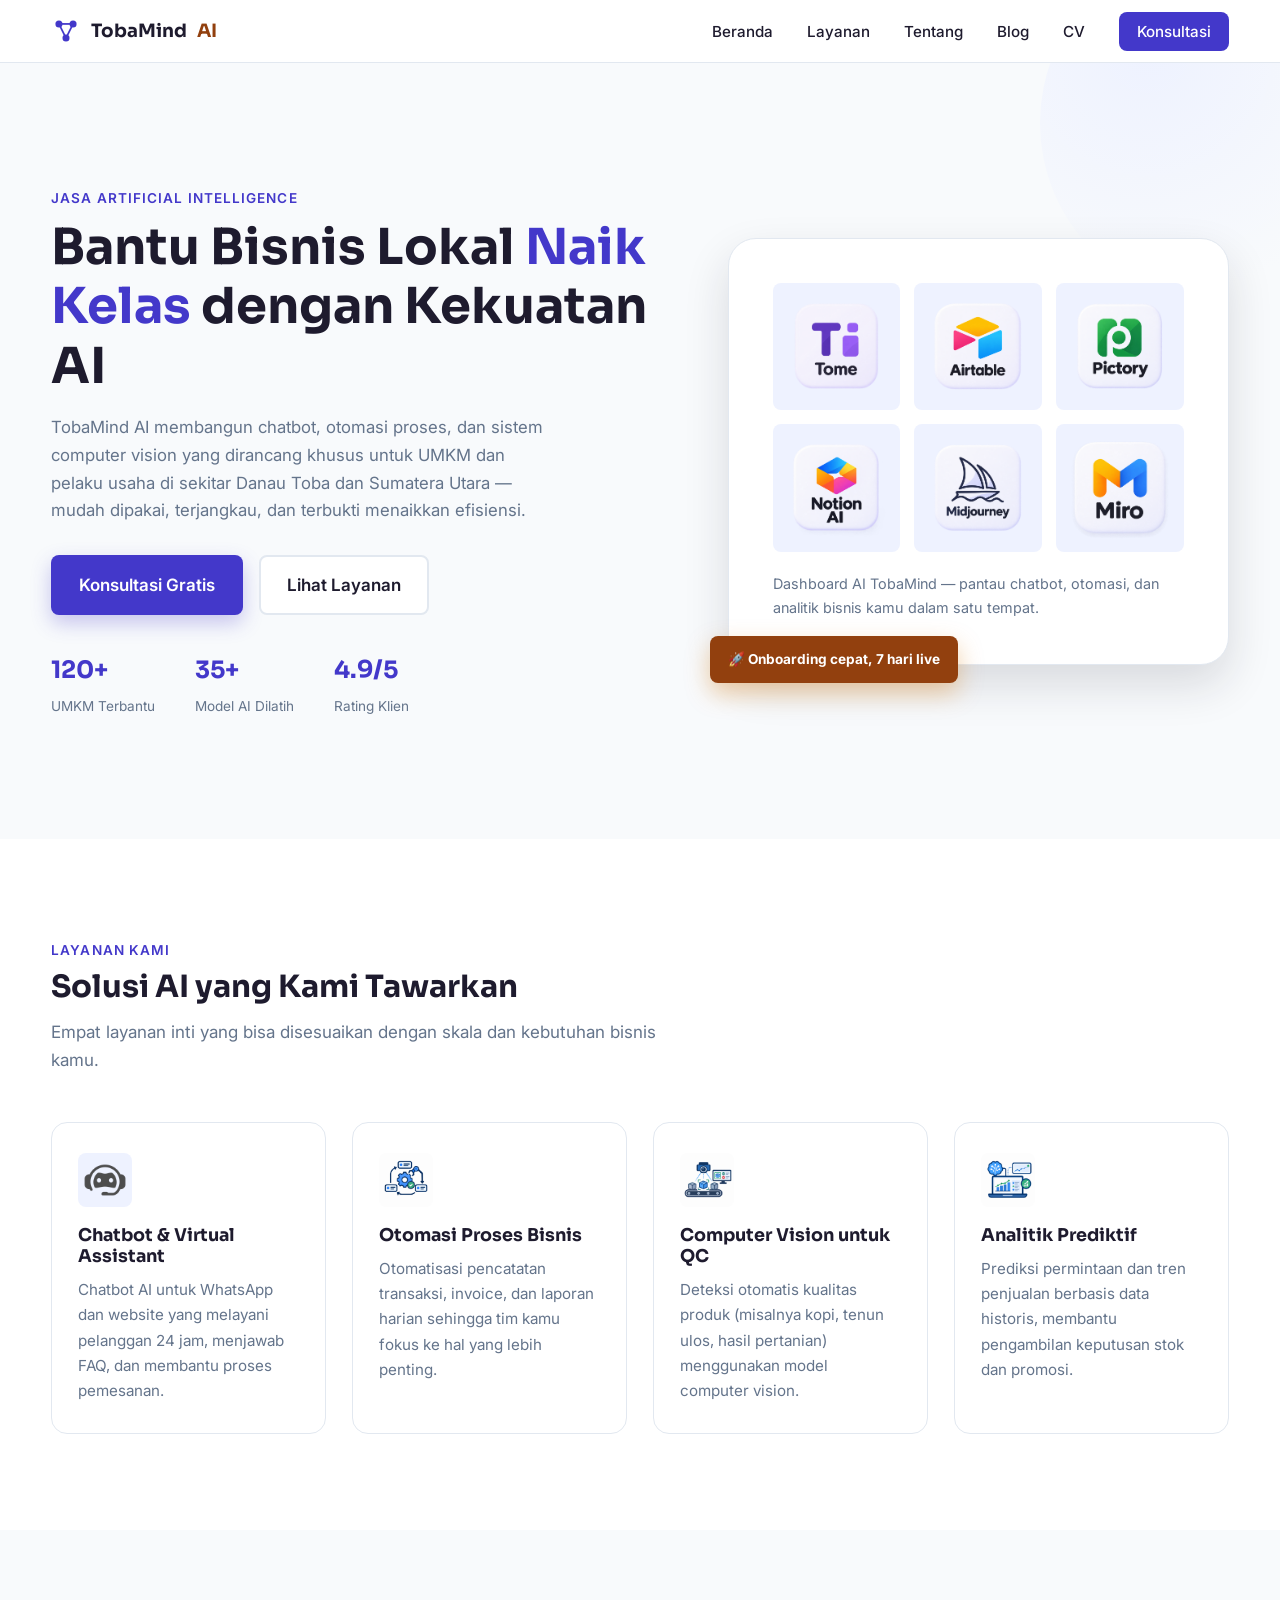
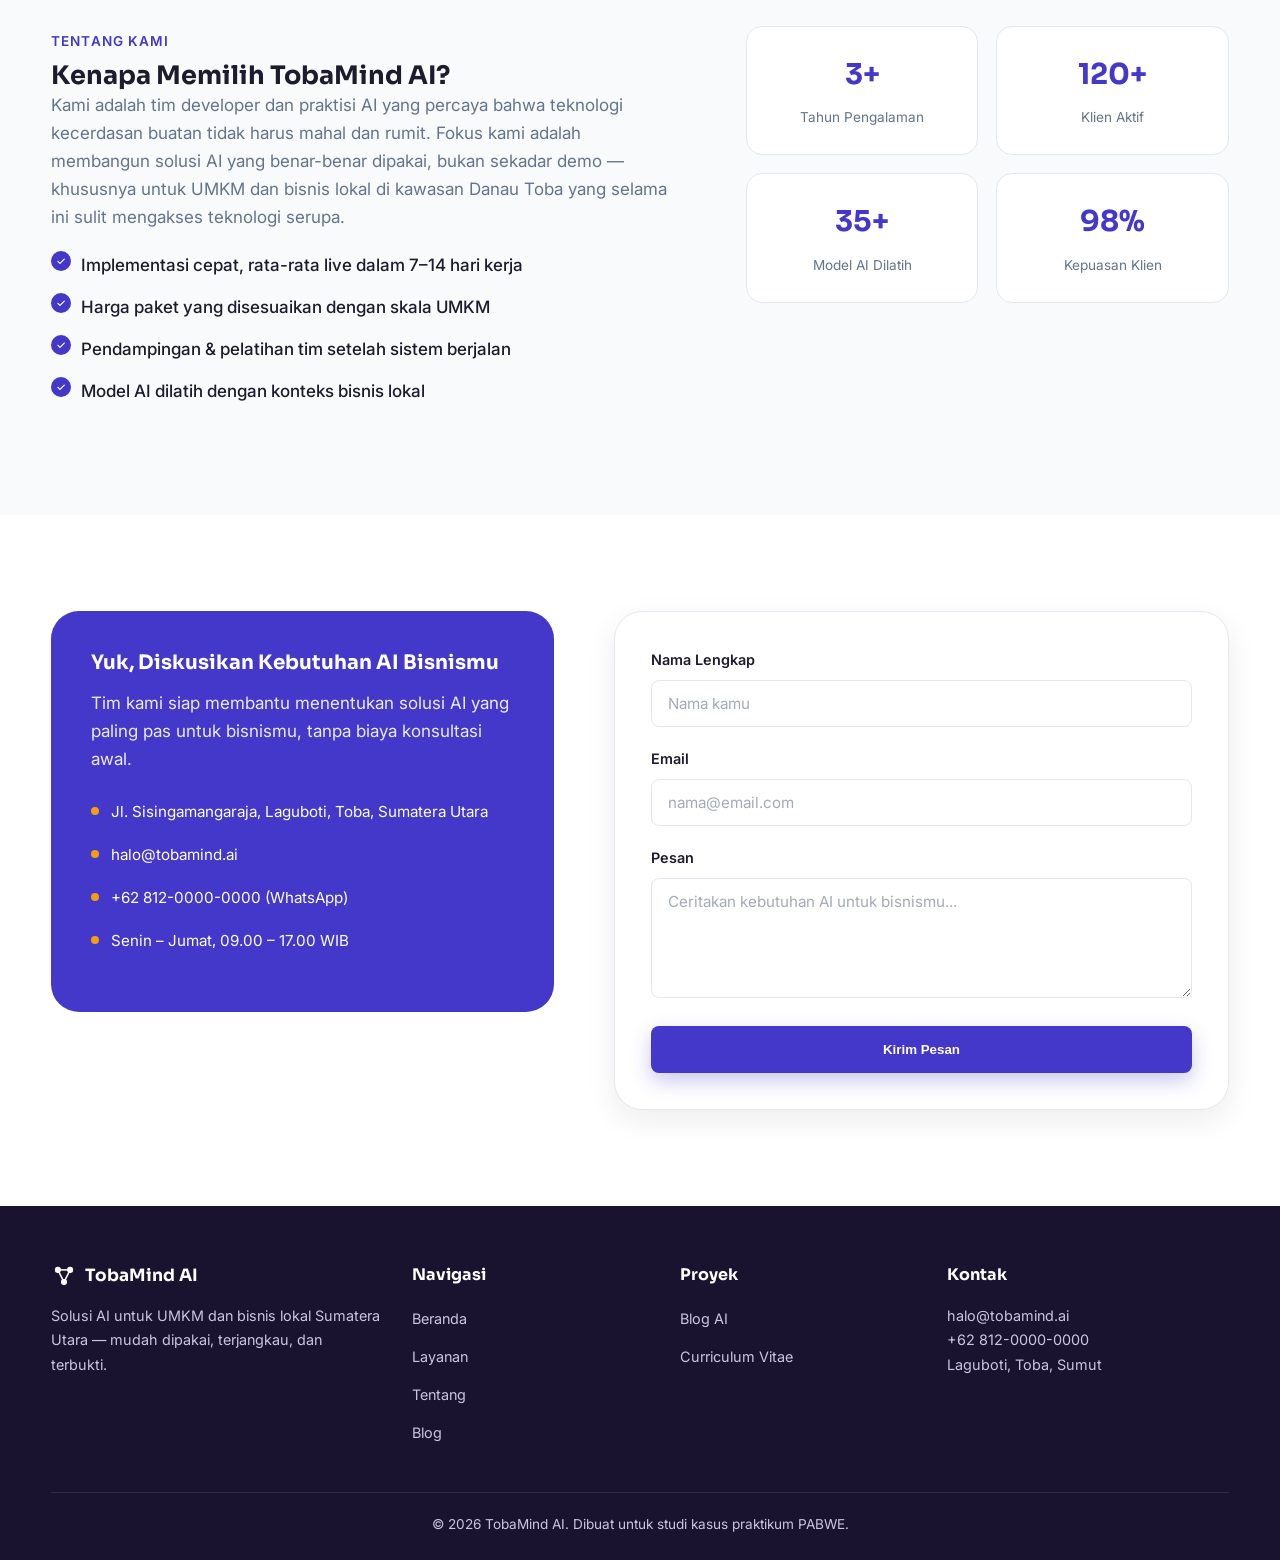
<file: index.html>
<!doctype html>
<html lang="id">
<head>
  <meta charset="UTF-8" />
  <meta name="viewport" content="width=device-width, initial-scale=1.0" />
  <title>TobaMind AI — Solusi AI untuk Bisnis Lokal Naik Kelas</title>
  <meta name="description" content="TobaMind AI membantu UMKM dan bisnis lokal Sumatera Utara go-digital lewat chatbot AI, otomasi proses bisnis, dan computer vision." />

  <!-- Google Fonts -->
  <link rel="preconnect" href="https://fonts.googleapis.com" />
  <link rel="preconnect" href="https://fonts.gstatic.com" crossorigin />
  <link href="https://fonts.googleapis.com/css2?family=Inter:wght@400;500;600&family=Sora:wght@600;700;800&display=swap" rel="stylesheet" />

  <!-- External CSS (wajib) -->
  <link rel="stylesheet" href="assets/css/style.css" />
</head>
<body id="top">

  <!-- checkbox tersembunyi untuk toggle menu mobile (pure CSS, tanpa JS) -->
  <input type="checkbox" id="nav-toggle" />

  <header class="site-header">
    <div class="container navbar">
      <a href="index.html" class="brand">
        <svg class="logo-icon" width="30" height="30" viewBox="0 0 34 34" xmlns="http://www.w3.org/2000/svg">
          <circle cx="9" cy="9" r="4" fill="currentColor" />
          <circle cx="25" cy="9" r="4" fill="currentColor" />
          <circle cx="17" cy="25" r="4" fill="currentColor" />
          <line x1="9" y1="9" x2="25" y2="9" stroke="currentColor" stroke-width="2" />
          <line x1="9" y1="9" x2="17" y2="25" stroke="currentColor" stroke-width="2" />
          <line x1="25" y1="9" x2="17" y2="25" stroke="currentColor" stroke-width="2" />
        </svg>
        TobaMind <span class="accent">AI</span>
      </a>

      <label for="nav-toggle" class="hamburger" aria-label="Buka menu">
        <span></span><span></span><span></span>
      </label>

      <nav class="nav-menu">
        <ul>
          <li><a href="#top">Beranda</a></li>
          <li><a href="#layanan">Layanan</a></li>
          <li><a href="#tentang">Tentang</a></li>
          <li><a href="blog.html">Blog</a></li>
          <li><a href="cv.html">CV</a></li>
          <li><a href="#kontak" class="nav-cta">Konsultasi</a></li>
        </ul>
      </nav>
    </div>
  </header>

  <main>
    <!-- HERO -->
    <section class="hero" id="hero">
      <div class="container hero-grid">
        <div class="hero-text">
          <span class="section-tag">Jasa Artificial Intelligence</span>
          <h1>Bantu Bisnis Lokal <span class="highlight">Naik Kelas</span> dengan Kekuatan AI</h1>
          <p>
            TobaMind AI membangun chatbot, otomasi proses, dan sistem computer vision
            yang dirancang khusus untuk UMKM dan pelaku usaha di sekitar Danau Toba dan
            Sumatera Utara — mudah dipakai, terjangkau, dan terbukti menaikkan efisiensi.
          </p>
          <div class="hero-cta">
            <a href="#kontak" class="btn btn-primary">Konsultasi Gratis</a>
            <a href="#layanan" class="btn btn-outline">Lihat Layanan</a>
          </div>
          <div class="hero-stats">
            <div><strong>120+</strong><span>UMKM Terbantu</span></div>
            <div><strong>35+</strong><span>Model AI Dilatih</span></div>
            <div><strong>4.9/5</strong><span>Rating Klien</span></div>
          </div>
        </div>

        <div class="hero-visual">
          <div class="hero-card">
            <div class="hero-icon-grid">
              <div><img src="assets/img/gambar1.png" alt=""></div>
              <div><img src="assets/img/gambar2.png" alt=""></div>
              <div><img src="assets/img/gambar3.png" alt=""></div>
              <div><img src="assets/img/gambar4.png" alt=""></div>
              <div><img src="assets/img/gambar5.png" alt=""></div>
              <div><img src="assets/img/gambar6.png" alt=""></div>
            </div>
            <p style="color:var(--text-light); font-size:0.9rem;">
              Dashboard AI TobaMind — pantau chatbot, otomasi, dan analitik bisnis kamu dalam satu tempat.
            </p>
          </div>
          <div class="floating-badge">🚀 Onboarding cepat, 7 hari live</div>
        </div>
      </div>
    </section>

    <!-- LAYANAN -->
    <section id="layanan">
      <div class="container">
        <div class="section-head">
          <span class="section-tag">Layanan Kami</span>
          <h2>Solusi AI yang Kami Tawarkan</h2>
          <p>Empat layanan inti yang bisa disesuaikan dengan skala dan kebutuhan bisnis kamu.</p>
        </div>

        <div class="services-grid">
          <article class="service-card">
            <div class="service-icon"><img src="assets/img/icon1.png" alt="Chatbot"></div>
            <h3>Chatbot &amp; Virtual Assistant</h3>
            <p>Chatbot AI untuk WhatsApp dan website yang melayani pelanggan 24 jam, menjawab FAQ, dan membantu proses pemesanan.</p>
          </article>
          <article class="service-card">
            <div class="service-icon"><img src="assets/img/icon2.png" alt="Otomasi Proses Bisnis"></div>
            <h3>Otomasi Proses Bisnis</h3>
            <p>Otomatisasi pencatatan transaksi, invoice, dan laporan harian sehingga tim kamu fokus ke hal yang lebih penting.</p>
          </article>
          <article class="service-card">
            <div class="service-icon"><img src="assets/img/icon3.png" alt="Computer Vision"></div>
            <h3>Computer Vision untuk QC</h3>
            <p>Deteksi otomatis kualitas produk (misalnya kopi, tenun ulos, hasil pertanian) menggunakan model computer vision.</p>
          </article>
          <article class="service-card">
            <div class="service-icon"><img src="assets/img/icon4.png" alt="Analitik Prediktif"></div>
            <h3>Analitik Prediktif</h3>
            <p>Prediksi permintaan dan tren penjualan berbasis data historis, membantu pengambilan keputusan stok dan promosi.</p>
          </article>
        </div>
      </div>
    </section>

    <!-- TENTANG -->
    <section id="tentang" class="about">
      <div class="container about-grid">
        <div class="about-text">
          <span class="section-tag">Tentang Kami</span>
          <h2>Kenapa Memilih TobaMind AI?</h2>
          <p>
            Kami adalah tim developer dan praktisi AI yang percaya bahwa teknologi
            kecerdasan buatan tidak harus mahal dan rumit. Fokus kami adalah membangun
            solusi AI yang benar-benar dipakai, bukan sekadar demo — khususnya untuk
            UMKM dan bisnis lokal di kawasan Danau Toba yang selama ini sulit
            mengakses teknologi serupa.
          </p>
          <ul class="about-list">
            <li>Implementasi cepat, rata-rata live dalam 7–14 hari kerja</li>
            <li>Harga paket yang disesuaikan dengan skala UMKM</li>
            <li>Pendampingan &amp; pelatihan tim setelah sistem berjalan</li>
            <li>Model AI dilatih dengan konteks bisnis lokal</li>
          </ul>
        </div>

        <div class="about-stats">
          <div class="stat-box"><strong>3+</strong><span>Tahun Pengalaman</span></div>
          <div class="stat-box"><strong>120+</strong><span>Klien Aktif</span></div>
          <div class="stat-box"><strong>35+</strong><span>Model AI Dilatih</span></div>
          <div class="stat-box"><strong>98%</strong><span>Kepuasan Klien</span></div>
        </div>
      </div>
    </section>

    <!-- KONTAK -->
    <section id="kontak">
      <div class="container contact-grid">
        <div class="contact-info-box">
          <h3>Yuk, Diskusikan Kebutuhan AI Bisnismu</h3>
          <p>Tim kami siap membantu menentukan solusi AI yang paling pas untuk bisnismu, tanpa biaya konsultasi awal.</p>

          <div class="contact-item">
            <span class="dot"></span>
            <span>Jl. Sisingamangaraja, Laguboti, Toba, Sumatera Utara</span>
          </div>
          <div class="contact-item">
            <span class="dot"></span>
            <span>halo@tobamind.ai</span>
          </div>
          <div class="contact-item">
            <span class="dot"></span>
            <span>+62 812-0000-0000 (WhatsApp)</span>
          </div>
          <div class="contact-item">
            <span class="dot"></span>
            <span>Senin – Jumat, 09.00 – 17.00 WIB</span>
          </div>
        </div>

        <form class="contact-form" onsubmit="return false;">
          <div class="form-group">
            <label for="nama">Nama Lengkap</label>
            <input type="text" id="nama" placeholder="Nama kamu" required />
          </div>
          <div class="form-group">
            <label for="email">Email</label>
            <input type="email" id="email" placeholder="nama@email.com" required />
          </div>
          <div class="form-group">
            <label for="pesan">Pesan</label>
            <textarea id="pesan" placeholder="Ceritakan kebutuhan AI untuk bisnismu..." required></textarea>
          </div>
          <button type="submit" class="btn btn-primary" style="width:100%; justify-content:center;">Kirim Pesan</button>
        </form>
      </div>
    </section>
  </main>

  <footer class="site-footer">
    <div class="container">
      <div class="footer-grid">
        <div class="footer-col">
          <div class="footer-brand">
            <svg width="26" height="26" viewBox="0 0 34 34" xmlns="http://www.w3.org/2000/svg">
              <circle cx="9" cy="9" r="4" fill="currentColor" />
              <circle cx="25" cy="9" r="4" fill="currentColor" />
              <circle cx="17" cy="25" r="4" fill="currentColor" />
              <line x1="9" y1="9" x2="25" y2="9" stroke="currentColor" stroke-width="2" />
              <line x1="9" y1="9" x2="17" y2="25" stroke="currentColor" stroke-width="2" />
              <line x1="25" y1="9" x2="17" y2="25" stroke="currentColor" stroke-width="2" />
            </svg>
            TobaMind AI
          </div>
          <p>Solusi AI untuk UMKM dan bisnis lokal Sumatera Utara — mudah dipakai, terjangkau, dan terbukti.</p>
        </div>
        <div class="footer-col">
          <h4>Navigasi</h4>
          <ul>
            <li><a href="#top">Beranda</a></li>
            <li><a href="#layanan">Layanan</a></li>
            <li><a href="#tentang">Tentang</a></li>
            <li><a href="blog.html">Blog</a></li>
          </ul>
        </div>
        <div class="footer-col">
          <h4>Proyek</h4>
          <ul>
            <li><a href="blog.html">Blog AI</a></li>
            <li><a href="cv.html">Curriculum Vitae</a></li>
          </ul>
        </div>
        <div class="footer-col">
          <h4>Kontak</h4>
          <p>halo@tobamind.ai<br />+62 812-0000-0000<br />Laguboti, Toba, Sumut</p>
        </div>
      </div>
      <div class="footer-bottom">
        &copy; 2026 TobaMind AI. Dibuat untuk studi kasus praktikum PABWE.
      </div>
    </div>
  </footer>

</body>
</html>
</file>
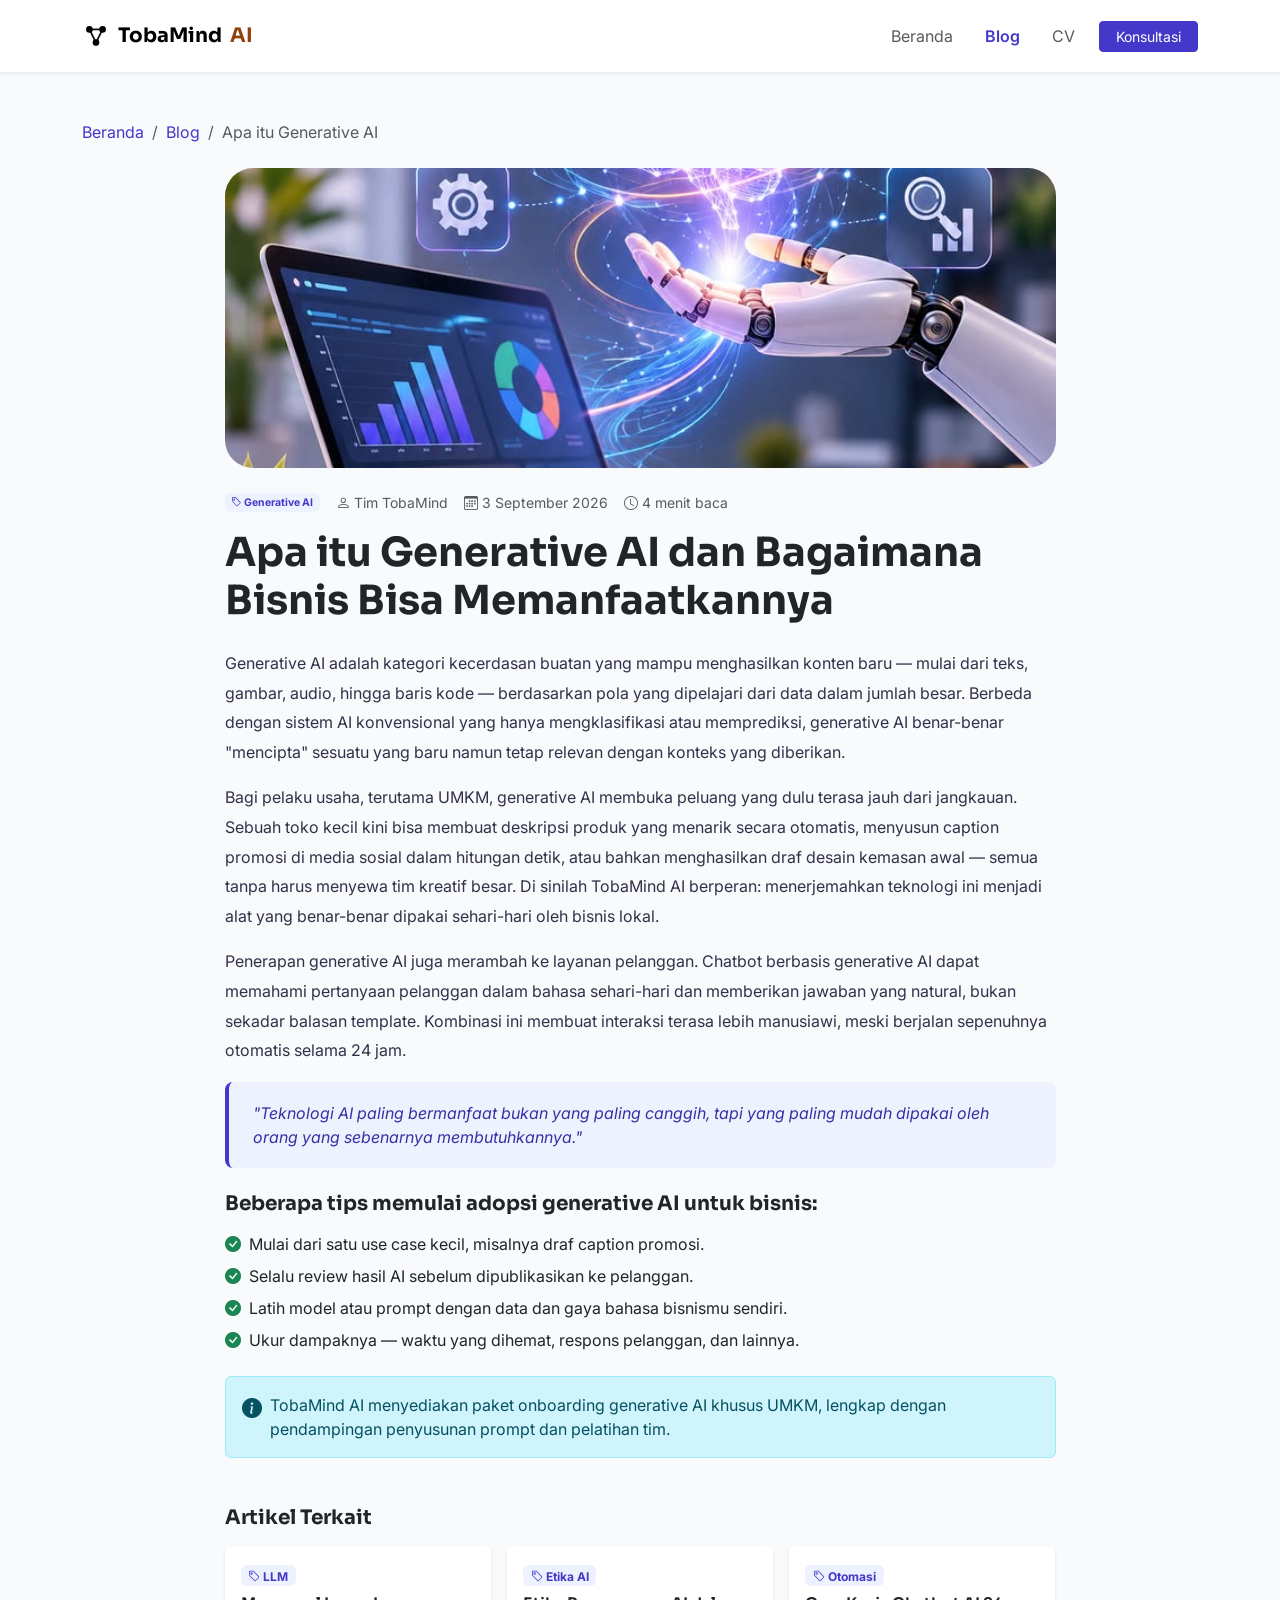
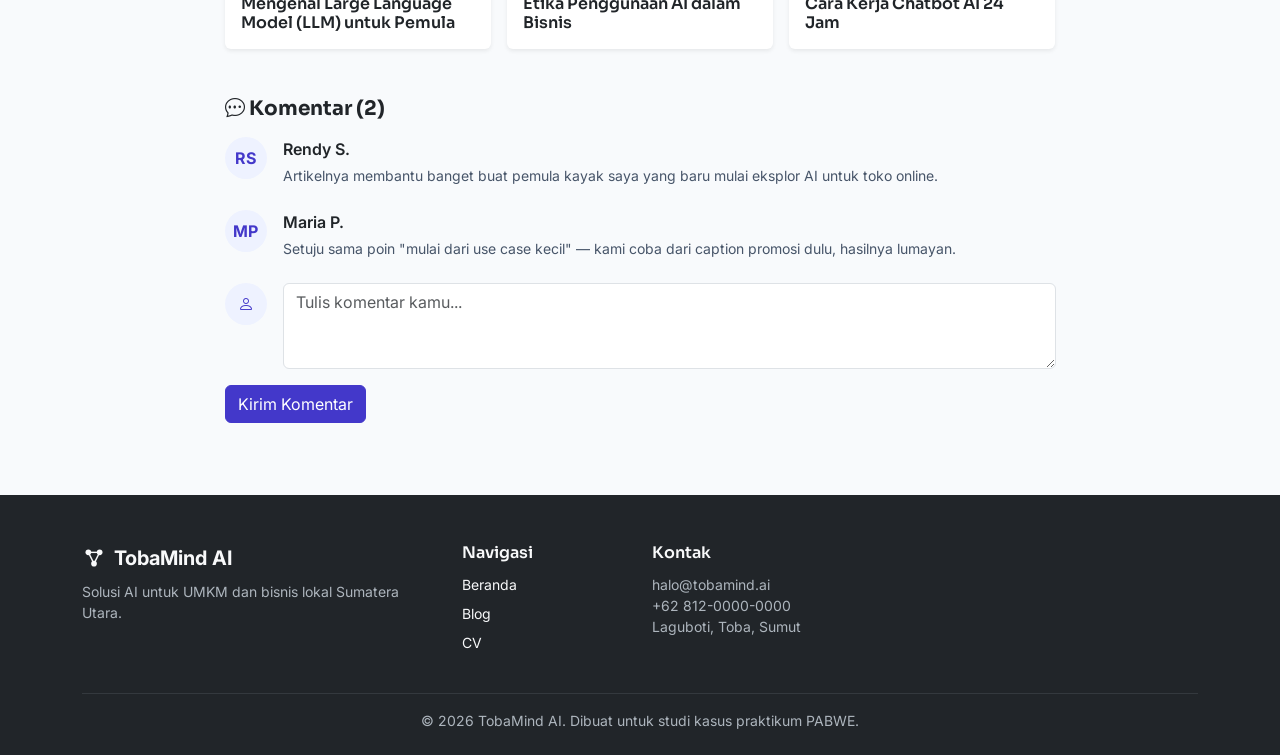
<file: blog-detail.html>
<!doctype html>
<html lang="id">
<head>
  <meta charset="UTF-8" />
  <meta name="viewport" content="width=device-width, initial-scale=1.0" />
  <title>Apa itu Generative AI? — Blog TobaMind AI</title>
  <meta name="description" content="Kenalan dengan Generative AI dan bagaimana bisnis, khususnya UMKM, bisa memanfaatkannya untuk konten, desain, dan layanan pelanggan." />

  <link rel="preconnect" href="https://fonts.googleapis.com" />
  <link href="https://fonts.googleapis.com/css2?family=Inter:wght@400;500;600&family=Sora:wght@600;700;800&display=swap" rel="stylesheet" />

  <!-- preconnect ke CDN: buka koneksi lebih awal -->
  <link rel="preconnect" href="https://cdn.jsdelivr.net" crossorigin />

  <link href="https://cdn.jsdelivr.net/npm/bootstrap@5.3.3/dist/css/bootstrap.min.css" rel="stylesheet" />
  <link rel="stylesheet" href="https://cdn.jsdelivr.net/npm/bootstrap-icons@1.11.3/font/bootstrap-icons.css" />

  <style>
    :root {
      --brand: #4338ca;
      --brand-dark: #3730a3;
      --brand-soft: #eef2ff;
      --accent: #f59e0b;
      --accent-text: #92400e; /* versi gelap accent, lolos kontras WCAG AA */
      --gray-safe: #475569;   /* pengganti #6c757d yang lebih gelap */
      --gray-on-dark: #adb5bd; /* abu-abu terang utk teks sekunder di footer gelap */
    }
    body { font-family: "Inter", sans-serif; background: #f8fafc; }
    h1, h2, h3, .navbar-brand, .fw-display { font-family: "Sora", sans-serif; }
    .btn-brand { background: var(--brand); border-color: var(--brand); color: #fff; }
    .btn-brand:hover { background: var(--brand-dark); border-color: var(--brand-dark); color: #fff; }
    .text-brand { color: var(--brand) !important; }
    .bg-brand-soft { background: var(--brand-soft) !important; }
    .cover-banner {
      width: 100%;
      height: 300px;
      border-radius: 1.75rem; /* fix: var(--radius) sebelumnya tidak terdefinisi di file ini */
      overflow: hidden;
      position: relative;
    }

    .cover-banner img {
      width: 100%;
      height: 100%;
      max-width: none;
      object-fit: cover;
      object-position: center;
      display: block;
    }
    .article-body p { line-height: 1.85; color: #33314a; }
    blockquote {
      border-left: 4px solid var(--brand);
      background: var(--brand-soft);
      padding: 1.2rem 1.5rem;
      border-radius: .5rem;
      font-style: italic;
      color: #3730a3;
    }
    .avatar-circle {
      width: 42px; height: 42px; border-radius: 50%;
      background: var(--brand-soft); color: var(--brand);
      display: flex; align-items: center; justify-content: center;
      font-weight: 700; flex-shrink: 0;
    }
    .related-card { transition: transform .2s ease; }
    .related-card:hover { transform: translateY(-4px); }

    /* ==== Perbaikan kontras warna (WCAG 2 AA) ==== */
    .brand-accent-text { color: var(--accent-text); }
    .text-muted-safe { color: var(--gray-safe) !important; }
    .footer-text-safe { color: var(--gray-on-dark) !important; }

    /* ==== Perbaikan urutan heading (heading-order), tampilan visual dipertahankan ==== */
    h2.sec-title { font-size: 1.25rem; font-weight: 700; }
    h3.related-title { font-size: 1rem; font-weight: 600; margin-bottom: 0; }
    h3.footer-title { font-size: 1rem; font-weight: 600; margin-bottom: .75rem; }
  </style>
</head>
<body>

  <!-- NAVBAR -->
  <nav class="navbar navbar-expand-lg bg-white shadow-sm sticky-top">
    <div class="container py-2">
      <a class="navbar-brand d-flex align-items-center gap-2 fw-bold" href="index.html">
        <svg width="28" height="28" viewBox="0 0 34 34" xmlns="http://www.w3.org/2000/svg">
          <circle cx="9" cy="9" r="4" fill="currentColor" />
          <circle cx="25" cy="9" r="4" fill="currentColor" />
          <circle cx="17" cy="25" r="4" fill="currentColor" />
          <line x1="9" y1="9" x2="25" y2="9" stroke="currentColor" stroke-width="2" />
          <line x1="9" y1="9" x2="17" y2="25" stroke="currentColor" stroke-width="2" />
          <line x1="25" y1="9" x2="17" y2="25" stroke="currentColor" stroke-width="2" />
        </svg>
        TobaMind <span class="brand-accent-text">AI</span>
      </a>
      <button class="navbar-toggler" type="button" data-bs-toggle="collapse" data-bs-target="#navMain" aria-label="Toggle navigation">
        <span class="navbar-toggler-icon"></span>
      </button>
      <div class="collapse navbar-collapse" id="navMain">
        <ul class="navbar-nav ms-auto align-items-lg-center gap-lg-3">
          <li class="nav-item"><a class="nav-link" href="index.html">Beranda</a></li>
          <li class="nav-item"><a class="nav-link fw-semibold text-brand" href="blog.html">Blog</a></li>
          <li class="nav-item"><a class="nav-link" href="cv.html">CV</a></li>
          <li class="nav-item"><a class="btn btn-brand btn-sm px-3 mt-2 mt-lg-0" href="index.html#kontak">Konsultasi</a></li>
        </ul>
      </div>
    </div>
  </nav>

  <!-- konten utama halaman (semantic: <main>) -->
  <main class="container py-5">

    <!-- Breadcrumb -->
    <nav aria-label="breadcrumb" class="mb-4">
      <ol class="breadcrumb small">
        <li class="breadcrumb-item"><a href="index.html" class="text-brand text-decoration-none">Beranda</a></li>
        <li class="breadcrumb-item"><a href="blog.html" class="text-brand text-decoration-none">Blog</a></li>
        <li class="breadcrumb-item active" aria-current="page">Apa itu Generative AI</li>
      </ol>
    </nav>

    <div class="row justify-content-center">
      <div class="col-lg-9">

        <!-- Cover -->
        <div class="cover-banner mb-4">
          <img src="assets/img/Layar1.jpg" alt="Generative AI">
        </div>

        <!-- Meta -->
        <div class="d-flex flex-wrap align-items-center gap-3 small text-muted mb-3">
          <span class="badge bg-brand-soft text-brand"><i class="bi bi-tag"></i> Generative AI</span>
          <span><i class="bi bi-person"></i> Tim TobaMind</span>
          <span><i class="bi bi-calendar3"></i> 3 September 2026</span>
          <span><i class="bi bi-clock"></i> 4 menit baca</span>
          
        </div>

        <h1 class="fw-display fw-bold mb-4">Apa itu Generative AI dan Bagaimana Bisnis Bisa Memanfaatkannya</h1>
        

        <article class="article-body">
          <p>
            Generative AI adalah kategori kecerdasan buatan yang mampu menghasilkan konten baru —
            mulai dari teks, gambar, audio, hingga baris kode — berdasarkan pola yang dipelajari
            dari data dalam jumlah besar. Berbeda dengan sistem AI konvensional yang hanya
            mengklasifikasi atau memprediksi, generative AI benar-benar "mencipta" sesuatu yang
            baru namun tetap relevan dengan konteks yang diberikan.
          </p>
          <p>
            Bagi pelaku usaha, terutama UMKM, generative AI membuka peluang yang dulu terasa
            jauh dari jangkauan. Sebuah toko kecil kini bisa membuat deskripsi produk yang menarik
            secara otomatis, menyusun caption promosi di media sosial dalam hitungan detik, atau
            bahkan menghasilkan draf desain kemasan awal — semua tanpa harus menyewa tim kreatif
            besar. Di sinilah TobaMind AI berperan: menerjemahkan teknologi ini menjadi alat yang
            benar-benar dipakai sehari-hari oleh bisnis lokal.
          </p>
          <p>
            Penerapan generative AI juga merambah ke layanan pelanggan. Chatbot berbasis generative
            AI dapat memahami pertanyaan pelanggan dalam bahasa sehari-hari dan memberikan jawaban
            yang natural, bukan sekadar balasan template. Kombinasi ini membuat interaksi terasa
            lebih manusiawi, meski berjalan sepenuhnya otomatis selama 24 jam.
          </p>

          <blockquote>
            "Teknologi AI paling bermanfaat bukan yang paling canggih, tapi yang paling mudah dipakai
            oleh orang yang sebenarnya membutuhkannya."
          </blockquote>

          <h2 class="sec-title mt-4 mb-3">Beberapa tips memulai adopsi generative AI untuk bisnis:</h2>
          <ul class="list-unstyled">
            <li class="mb-2"><i class="bi bi-check-circle-fill text-success me-2"></i>Mulai dari satu use case kecil, misalnya draf caption promosi.</li>
            <li class="mb-2"><i class="bi bi-check-circle-fill text-success me-2"></i>Selalu review hasil AI sebelum dipublikasikan ke pelanggan.</li>
            <li class="mb-2"><i class="bi bi-check-circle-fill text-success me-2"></i>Latih model atau prompt dengan data dan gaya bahasa bisnismu sendiri.</li>
            <li class="mb-2"><i class="bi bi-check-circle-fill text-success me-2"></i>Ukur dampaknya — waktu yang dihemat, respons pelanggan, dan lainnya.</li>
          </ul>

          <div class="alert alert-info d-flex gap-2 mt-4" role="alert">
            <i class="bi bi-info-circle-fill fs-5"></i>
            <div>
              TobaMind AI menyediakan paket onboarding generative AI khusus UMKM, lengkap dengan
              pendampingan penyusunan prompt dan pelatihan tim.
            </div>
          </div>
        </article>

        <!-- Artikel terkait -->
        <section aria-labelledby="artikel-terkait">
        <h2 class="sec-title mt-5 mb-3" id="artikel-terkait">Artikel Terkait</h2>
        <div class="row g-3 mb-5">
          <div class="col-md-4">
            <div class="card related-card h-100 border-0 shadow-sm">
              <div class="card-body">
                <span class="badge bg-brand-soft text-brand mb-2"><i class="bi bi-tag"></i> LLM</span>
                <h3 class="card-title related-title"><a href="blog.html" class="text-dark text-decoration-none">Mengenal Large Language Model (LLM) untuk Pemula</a></h3>
              </div>
            </div>
          </div>
          <div class="col-md-4">
            <div class="card related-card h-100 border-0 shadow-sm">
              <div class="card-body">
                <span class="badge bg-brand-soft text-brand mb-2"><i class="bi bi-tag"></i> Etika AI</span>
                <h3 class="card-title related-title"><a href="blog.html" class="text-dark text-decoration-none">Etika Penggunaan AI dalam Bisnis</a></h3>
              </div>
            </div>
          </div>
          <div class="col-md-4">
            <div class="card related-card h-100 border-0 shadow-sm">
              <div class="card-body">
                <span class="badge bg-brand-soft text-brand mb-2"><i class="bi bi-tag"></i> Otomasi</span>
                <h3 class="card-title related-title"><a href="blog.html" class="text-dark text-decoration-none">Cara Kerja Chatbot AI 24 Jam</a></h3>
              </div>
            </div>
          </div>
        </div>
        </section>

        <!-- Komentar -->
        <section aria-labelledby="komentar">
        <h2 class="sec-title mb-3" id="komentar"><i class="bi bi-chat-dots"></i> Komentar (2)</h2>

        <div class="d-flex gap-3 mb-4">
          <div class="avatar-circle">RS</div>
          <div>
            <p class="fw-semibold mb-1">Rendy S.</p>
            <p class="text-muted-safe small mb-0">Artikelnya membantu banget buat pemula kayak saya yang baru mulai eksplor AI untuk toko online.</p>
          </div>
        </div>
        <div class="d-flex gap-3 mb-4">
          <div class="avatar-circle">MP</div>
          <div>
            <p class="fw-semibold mb-1">Maria P.</p>
            <p class="text-muted-safe small mb-0">Setuju sama poin "mulai dari use case kecil" — kami coba dari caption promosi dulu, hasilnya lumayan.</p>
          </div>
        </div>

        <form class="mt-4" onsubmit="return false;">
          <div class="mb-3 d-flex gap-3 align-items-start">
            <div class="avatar-circle"><i class="bi bi-person"></i></div>
            <textarea class="form-control" rows="3" placeholder="Tulis komentar kamu..."></textarea>
          </div>
          <button type="submit" class="btn btn-brand">Kirim Komentar</button>
        </form>
        </section>

      </div>
    </div>
  </main>

  <!-- FOOTER -->
  <footer class="bg-dark text-light pt-5 pb-4 mt-4">
    <div class="container">
      <div class="row g-4">
        <div class="col-lg-4">
          <div class="d-flex align-items-center gap-2 fw-bold fs-5 mb-2">
            <svg width="24" height="24" viewBox="0 0 34 34" xmlns="http://www.w3.org/2000/svg">
              <circle cx="9" cy="9" r="4" fill="currentColor" />
              <circle cx="25" cy="9" r="4" fill="currentColor" />
              <circle cx="17" cy="25" r="4" fill="currentColor" />
              <line x1="9" y1="9" x2="25" y2="9" stroke="currentColor" stroke-width="2" />
              <line x1="9" y1="9" x2="17" y2="25" stroke="currentColor" stroke-width="2" />
              <line x1="25" y1="9" x2="17" y2="25" stroke="currentColor" stroke-width="2" />
            </svg>
            TobaMind AI
          </div>
          <p class="footer-text-safe small">Solusi AI untuk UMKM dan bisnis lokal Sumatera Utara.</p>
        </div>
        <div class="col-6 col-lg-2">
          <h3 class="footer-title">Navigasi</h3>
          <ul class="list-unstyled small">
            <li class="mb-2"><a href="index.html" class="link-light link-underline-opacity-0 text-decoration-none">Beranda</a></li>
            <li class="mb-2"><a href="blog.html" class="link-light link-underline-opacity-0 text-decoration-none">Blog</a></li>
            <li class="mb-2"><a href="cv.html" class="link-light link-underline-opacity-0 text-decoration-none">CV</a></li>
          </ul>
        </div>
        <div class="col-6 col-lg-3">
          <h3 class="footer-title">Kontak</h3>
          <p class="footer-text-safe small mb-0">halo@tobamind.ai<br />+62 812-0000-0000<br />Laguboti, Toba, Sumut</p>
        </div>
      </div>
      <hr class="border-secondary mt-4 mb-3" />
      <p class="text-center footer-text-safe small mb-0">&copy; 2026 TobaMind AI. Dibuat untuk studi kasus praktikum PABWE.</p>
    </div>
  </footer>

  <script src="https://cdn.jsdelivr.net/npm/bootstrap@5.3.3/dist/js/bootstrap.bundle.min.js"></script>
</body>
</html>
</file>
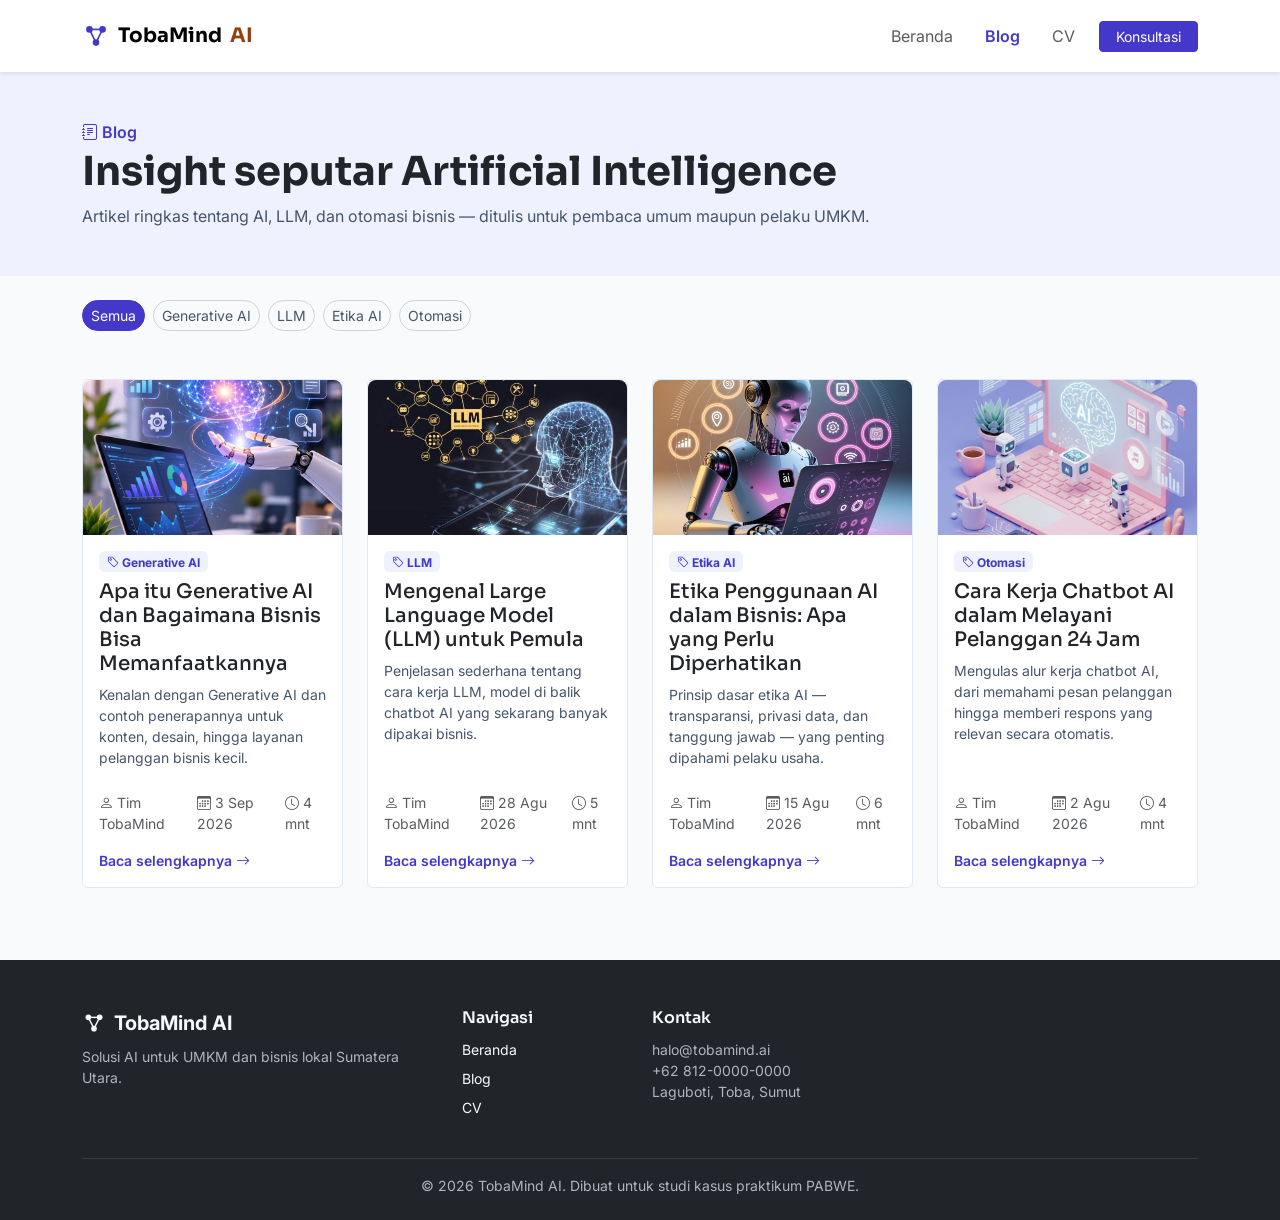
<file: blog.html>
<!doctype html>
<html lang="id">
<head>
  <meta charset="UTF-8" />
  <meta name="viewport" content="width=device-width, initial-scale=1.0" />
  <title>Blog AI - TobaMind AI</title>
  <meta name="description" content="Blog TobaMind AI: artikel seputar Generative AI, LLM, etika AI, dan otomasi bisnis untuk UMKM." />

  <link rel="preconnect" href="https://fonts.googleapis.com" />
  <link href="https://fonts.googleapis.com/css2?family=Inter:wght@400;500;600&family=Sora:wght@600;700;800&display=swap" rel="stylesheet" />

  <!-- preconnect ke CDN: buka koneksi lebih awal -->
  <link rel="preconnect" href="https://cdn.jsdelivr.net" crossorigin />

  <!-- Bootstrap 5 (CDN) -->
  <link href="https://cdn.jsdelivr.net/npm/bootstrap@5.3.3/dist/css/bootstrap.min.css" rel="stylesheet" />
  <!-- Bootstrap Icons (CDN) -->
  <link rel="stylesheet" href="https://cdn.jsdelivr.net/npm/bootstrap-icons@1.11.3/font/bootstrap-icons.css" />

  <!-- Penyesuaian kecil untuk konsistensi brand (bukan pengganti Bootstrap) -->
  <style>
    :root {
      --brand: #4338ca;
      --brand-dark: #3730a3;
      --brand-soft: #eef2ff;
      --accent: #f59e0b;
      --accent-text: #92400e; /* versi gelap accent, lolos kontras WCAG AA di atas putih/terang */
      --gray-safe: #475569;   /* pengganti #6c757d yang lebih gelap (kontras cukup di bg terang) */
      --gray-on-dark: #adb5bd; /* abu-abu terang utk teks sekunder di atas footer gelap */
    }
    body { font-family: "Inter", sans-serif; background: #f8fafc; }
    h1, h2, h3, .navbar-brand, .fw-display { font-family: "Sora", sans-serif; }
    .navbar-brand svg { color: var(--brand); }
    .btn-brand { background: var(--brand); border-color: var(--brand); color: #fff; }
    .btn-brand:hover { background: var(--brand-dark); border-color: var(--brand-dark); color: #fff; }
    .text-brand { color: var(--brand) !important; }
    .bg-brand-soft { background: var(--brand-soft) !important; }
    .cover-placeholder {
      aspect-ratio: 15 / 9;
      border-radius: .5rem .5rem 0 0;
      overflow: hidden;
    }

    .cover-placeholder img {
      width: 100%;
      height: 100%;
      object-fit: cover;
      object-position: center;
      display: block;
    }
    .blog-card { transition: transform .2s ease, box-shadow .2s ease; border: 1px solid #e2e8f0; }
    .blog-card:hover { transform: translateY(-5px); box-shadow: 0 16px 32px rgba(30,27,46,.1); }
    .hero-bar { background: var(--brand-soft); }

    /* ==== Perbaikan kontras warna (WCAG 2 AA) ==== */
    .brand-accent-text { color: var(--accent-text); } /* ganti text-warning bawaan Bootstrap yg terlalu terang */
    .text-muted-safe { color: var(--gray-safe) !important; }         /* ganti text-secondary di bg terang */
    .footer-text-safe { color: var(--gray-on-dark) !important; }     /* ganti text-secondary di footer gelap */
    .btn-outline-secondary { color: var(--gray-safe); border-color: #ced4da; }
    .btn-outline-secondary:hover { color: #fff; background: var(--gray-safe); border-color: var(--gray-safe); }

    /* ==== Perbaikan urutan heading (heading-order), tampilan visual dipertahankan ==== */
    h2.card-heading { font-size: 1.25rem; font-weight: 500; margin-bottom: .5rem; }
    h3.footer-title { font-size: 1rem; font-weight: 600; margin-bottom: .75rem; }
  </style>

</head>
<body>

  <!-- NAVBAR -->
  <nav class="navbar navbar-expand-lg bg-white shadow-sm sticky-top">
    <div class="container py-2">
      <a class="navbar-brand d-flex align-items-center gap-2 fw-bold" href="index.html">
        <svg width="28" height="28" viewBox="0 0 34 34" xmlns="http://www.w3.org/2000/svg">
          <circle cx="9" cy="9" r="4" fill="currentColor" />
          <circle cx="25" cy="9" r="4" fill="currentColor" />
          <circle cx="17" cy="25" r="4" fill="currentColor" />
          <line x1="9" y1="9" x2="25" y2="9" stroke="currentColor" stroke-width="2" />
          <line x1="9" y1="9" x2="17" y2="25" stroke="currentColor" stroke-width="2" />
          <line x1="25" y1="9" x2="17" y2="25" stroke="currentColor" stroke-width="2" />
        </svg>
        TobaMind <span class="brand-accent-text">AI</span>
      </a>
      <button class="navbar-toggler" type="button" data-bs-toggle="collapse" data-bs-target="#navMain" aria-label="Toggle navigation">
        <span class="navbar-toggler-icon"></span>
      </button>
      <div class="collapse navbar-collapse" id="navMain">
        <ul class="navbar-nav ms-auto align-items-lg-center gap-lg-3">
          <li class="nav-item"><a class="nav-link" href="index.html">Beranda</a></li>
          <li class="nav-item"><a class="nav-link active fw-semibold text-brand" href="blog.html">Blog</a></li>
          <li class="nav-item"><a class="nav-link" href="cv.html">CV</a></li>
          <li class="nav-item"><a class="btn btn-brand btn-sm px-3 mt-2 mt-lg-0" href="index.html#kontak">Konsultasi</a></li>
        </ul>
      </div>
    </div>
  </nav>

  <!-- PAGE HEADER (dibungkus <header> supaya masuk landmark, memperbaiki isu 'region') -->
  <header class="hero-bar py-5">
    <div class="container">
      <p class="text-brand fw-semibold mb-1"><i class="bi bi-journal-text"></i> Blog</p>
      <h1 class="fw-display fw-bold">Insight seputar Artificial Intelligence</h1>
      <p class="text-muted-safe mb-0">Artikel ringkas tentang AI, LLM, dan otomasi bisnis — ditulis untuk pembaca umum maupun pelaku UMKM.</p>
    </div>
  </header>

  <!-- konten utama halaman (semantic: <main>) -->
  <main>
    <!-- FILTER (visual, opsional) -->
    <div class="container mt-4">
      <div class="d-flex flex-wrap gap-2">
        <button class="btn btn-brand btn-sm rounded-pill">Semua</button>
        <button class="btn btn-outline-secondary btn-sm rounded-pill">Generative AI</button>
        <button class="btn btn-outline-secondary btn-sm rounded-pill">LLM</button>
        <button class="btn btn-outline-secondary btn-sm rounded-pill">Etika AI</button>
        <button class="btn btn-outline-secondary btn-sm rounded-pill">Otomasi</button>
      </div>
    </div>

    <!-- BLOG GRID: tiap artikel dibungkus <article> (semantic HTML5) -->
    <section class="container py-5">
      <div class="row g-4">

        <!-- Artikel 1 -->
        <div class="col-md-6 col-lg-3">
          <article class="card blog-card h-100">
            <div class="cover-placeholder">
              <img src="assets/img/Layar1.jpg" alt="Generative AI">
            </div>
            <div class="card-body d-flex flex-column">
              <span class="badge bg-brand-soft text-brand mb-2 align-self-start"><i class="bi bi-tag"></i> Generative AI</span>
              <h2 class="card-title card-heading"><a href="blog-detail.html" class="text-dark text-decoration-none stretched-link-title">Apa itu Generative AI dan Bagaimana Bisnis Bisa Memanfaatkannya</a></h2>
              <p class="card-text text-muted-safe small flex-grow-1">Kenalan dengan Generative AI dan contoh penerapannya untuk konten, desain, hingga layanan pelanggan bisnis kecil.</p>
              <div class="d-flex align-items-center gap-3 small text-muted mt-2 mb-3">
                <span><i class="bi bi-person"></i> Tim TobaMind</span>
                <span><i class="bi bi-calendar3"></i> 3 Sep 2026</span>
                <span><i class="bi bi-clock"></i> 4 mnt</span>
              </div>
              <a href="blog-detail.html" class="text-brand fw-semibold small text-decoration-none">Baca selengkapnya <i class="bi bi-arrow-right"></i></a>
            </div>
          </article>
        </div>

        <!-- Artikel 2 -->
        <div class="col-md-6 col-lg-3">
          <article class="card blog-card h-100">
            <div class="cover-placeholder">
              <img src="assets/img/Layar2.jpg" alt="Large Language Model">
            </div>
            <div class="card-body d-flex flex-column">
              <span class="badge bg-brand-soft text-brand mb-2 align-self-start"><i class="bi bi-tag"></i> LLM</span>
              <h2 class="card-title card-heading"><a href="blog-detail.html" class="text-dark text-decoration-none">Mengenal Large Language Model (LLM) untuk Pemula</a></h2>
              <p class="card-text text-muted-safe small flex-grow-1">Penjelasan sederhana tentang cara kerja LLM, model di balik chatbot AI yang sekarang banyak dipakai bisnis.</p>
              <div class="d-flex align-items-center gap-3 small text-muted mt-2 mb-3">
                <span><i class="bi bi-person"></i> Tim TobaMind</span>
                <span><i class="bi bi-calendar3"></i> 28 Agu 2026</span>
                <span><i class="bi bi-clock"></i> 5 mnt</span>
              </div>
              <a href="blog-detail.html" class="text-brand fw-semibold small text-decoration-none">Baca selengkapnya <i class="bi bi-arrow-right"></i></a>
            </div>
          </article>
        </div>

        <!-- Artikel 3 -->
        <div class="col-md-6 col-lg-3">
          <article class="card blog-card h-100">
            <div class="cover-placeholder">
              <img src="assets/img/Layar3.jpg" alt="Etika AI">
            </div>
            <div class="card-body d-flex flex-column">
              <span class="badge bg-brand-soft text-brand mb-2 align-self-start"><i class="bi bi-tag"></i> Etika AI</span>
              <h2 class="card-title card-heading"><a href="blog-detail.html" class="text-dark text-decoration-none">Etika Penggunaan AI dalam Bisnis: Apa yang Perlu Diperhatikan</a></h2>
              <p class="card-text text-muted-safe small flex-grow-1">Prinsip dasar etika AI — transparansi, privasi data, dan tanggung jawab — yang penting dipahami pelaku usaha.</p>
              <div class="d-flex align-items-center gap-3 small text-muted mt-2 mb-3">
                <span><i class="bi bi-person"></i> Tim TobaMind</span>
                <span><i class="bi bi-calendar3"></i> 15 Agu 2026</span>
                <span><i class="bi bi-clock"></i> 6 mnt</span>
              </div>
              <a href="blog-detail.html" class="text-brand fw-semibold small text-decoration-none">Baca selengkapnya <i class="bi bi-arrow-right"></i></a>
            </div>
          </article>
        </div>

        <!-- Artikel 4 -->
        <div class="col-md-6 col-lg-3">
          <article class="card blog-card h-100">
            <div class="cover-placeholder">
              <img src="assets/img/Layar4.jpg" alt="Otomasi AI">
            </div>
            <div class="card-body d-flex flex-column">
              <span class="badge bg-brand-soft text-brand mb-2 align-self-start"><i class="bi bi-tag"></i> Otomasi</span>
              <h2 class="card-title card-heading"><a href="blog-detail.html" class="text-dark text-decoration-none">Cara Kerja Chatbot AI dalam Melayani Pelanggan 24 Jam</a></h2>
              <p class="card-text text-muted-safe small flex-grow-1">Mengulas alur kerja chatbot AI, dari memahami pesan pelanggan hingga memberi respons yang relevan secara otomatis.</p>
              <div class="d-flex align-items-center gap-3 small text-muted mt-2 mb-3">
                <span><i class="bi bi-person"></i> Tim TobaMind</span>
                <span><i class="bi bi-calendar3"></i> 2 Agu 2026</span>
                <span><i class="bi bi-clock"></i> 4 mnt</span>
              </div>
              <a href="blog-detail.html" class="text-brand fw-semibold small text-decoration-none">Baca selengkapnya <i class="bi bi-arrow-right"></i></a>
            </div>
          </article>
        </div>

      </div>
    </section>
  </main>

  <!-- FOOTER -->
  <footer class="bg-dark text-light pt-5 pb-4 mt-4">
    <div class="container">
      <div class="row g-4">
        <div class="col-lg-4">
          <div class="d-flex align-items-center gap-2 fw-bold fs-5 mb-2">
            <svg width="24" height="24" viewBox="0 0 34 34" xmlns="http://www.w3.org/2000/svg">
              <circle cx="9" cy="9" r="4" fill="currentColor" />
              <circle cx="25" cy="9" r="4" fill="currentColor" />
              <circle cx="17" cy="25" r="4" fill="currentColor" />
              <line x1="9" y1="9" x2="25" y2="9" stroke="currentColor" stroke-width="2" />
              <line x1="9" y1="9" x2="17" y2="25" stroke="currentColor" stroke-width="2" />
              <line x1="25" y1="9" x2="17" y2="25" stroke="currentColor" stroke-width="2" />
            </svg>
            TobaMind AI
          </div>
          <p class="footer-text-safe small">Solusi AI untuk UMKM dan bisnis lokal Sumatera Utara.</p>
        </div>
        <div class="col-6 col-lg-2">
          <h3 class="footer-title">Navigasi</h3>
          <ul class="list-unstyled small">
            <li class="mb-2"><a href="index.html" class="link-light link-underline-opacity-0 text-decoration-none">Beranda</a></li>
            <li class="mb-2"><a href="blog.html" class="link-light link-underline-opacity-0 text-decoration-none">Blog</a></li>
            <li class="mb-2"><a href="cv.html" class="link-light link-underline-opacity-0 text-decoration-none">CV</a></li>
          </ul>
        </div>
        <div class="col-6 col-lg-3">
          <h3 class="footer-title">Kontak</h3>
          <p class="footer-text-safe small mb-0">halo@tobamind.ai<br />+62 812-0000-0000<br />Laguboti, Toba, Sumut</p>
        </div>
      </div>
      <hr class="border-secondary mt-4 mb-3" />
      <p class="text-center footer-text-safe small mb-0">&copy; 2026 TobaMind AI. Dibuat untuk studi kasus praktikum PABWE.</p>
    </div>
  </footer>

  <script src="https://cdn.jsdelivr.net/npm/bootstrap@5.3.3/dist/js/bootstrap.bundle.min.js"></script>
</body>
</html>
</file>
<file: assets/css/style.css>
/* =========================================================
   TOBAMIND AI — LANDING PAGE STYLESHEET
   Studi kasus PABWE P2 — 3.1 Landing Page (CSS murni)
   File ini WAJIB external CSS, tanpa framework apapun.

   Daftar teknik CSS yang dipakai (untuk referensi video):
   1. CSS Variables (:root)
   2. Universal, element, class, id, attribute selector
   3. Combinator (turunan, child >)
   4. Pseudo-class (:hover, :focus, :checked, :nth-child)
   5. Pseudo-element (::before, ::after, ::placeholder)
   6. Box model (padding, margin, border, border-radius)
   7. Flexbox
   8. CSS Grid
   9. Position (relative, absolute, fixed, sticky)
   10. Responsive (media query)
   11. Typography + Google Fonts
   12. Background, border, shadow
   13. Transition, transform, animation (keyframes)
   14. calc(), clamp(), min(), minmax()
   ========================================================= */

/* ---------- 1. CSS VARIABLES ---------- */
:root {
  --primary: #4338ca;
  --primary-dark: #3730a3;
  --primary-soft: #eef2ff;
  --accent: #f59e0b;
  --accent-dark: #92400e; /* diperdalam agar lolos WCAG AA (kontras 4.5:1) */

  --text: #1e1b2e;
  --text-light: #64748b;

  --bg: #ffffff;
  --bg-alt: #f8fafc;
  --border: #e2e8f0;

  --radius-sm: 8px;
  --radius: 16px;
  --radius-lg: 28px;

  --shadow: 0 10px 30px rgba(30, 27, 46, 0.08);
  --shadow-lg: 0 20px 45px rgba(30, 27, 46, 0.14);

  --container: 1180px;

  --font-display: "Sora", "Segoe UI", sans-serif;
  --font-body: "Inter", "Segoe UI", sans-serif;

  --transition: 0.25s ease;
}

/* ---------- 2. RESET (universal selector) ---------- */
*,
*::before,
*::after {
  box-sizing: border-box;
  margin: 0;
  padding: 0;
}

html {
  scroll-behavior: smooth;
}

body {
  font-family: var(--font-body);
  color: var(--text);
  background: var(--bg);
  line-height: 1.65;
  /* clamp() -> font-size ikut lebar layar, tapi dibatasi min & max */
  font-size: clamp(15px, 1vw + 12px, 17px);
}

img {
  max-width: 100%;
  display: block;
}

a {
  color: inherit;
  text-decoration: none;
}

ul {
  list-style: none;
}

.container {
  width: min(var(--container), 92%);
  margin-inline: auto;
}

section {
  padding: clamp(48px, 8vw, 96px) 0;
}

h1,
h2,
h3 {
  font-family: var(--font-display);
  font-weight: 700;
  line-height: 1.2;
}

.section-tag {
  display: inline-block;
  color: var(--primary);
  font-weight: 600;
  font-size: 0.85rem;
  letter-spacing: 0.08em;
  text-transform: uppercase;
  margin-bottom: 8px;
}

.section-head {
  max-width: 620px;
  margin-bottom: 48px;
}

.section-head h2 {
  font-size: clamp(1.6rem, 2.4vw, 2.3rem);
  margin-bottom: 12px;
}

.section-head p {
  color: var(--text-light);
}

/* ---------- BUTTONS (class selector + pseudo-class + transition) ---------- */
.btn {
  display: inline-flex;
  align-items: center;
  gap: 8px;
  padding: 14px 26px;
  border-radius: var(--radius-sm);
  font-weight: 600;
  border: 2px solid transparent;
  cursor: pointer;
  transition: transform var(--transition), box-shadow var(--transition),
    background var(--transition), color var(--transition);
}

.btn-primary {
  background: var(--primary);
  color: #fff;
  box-shadow: 0 8px 20px rgba(67, 56, 202, 0.28);
}

.btn-primary:hover,
.btn-primary:focus-visible {
  background: var(--primary-dark);
  transform: translateY(-3px);
  box-shadow: var(--shadow-lg);
}

.btn-outline {
  border-color: var(--border);
  color: var(--text);
  background: #fff;
}

.btn-outline:hover {
  border-color: var(--primary);
  color: var(--primary);
  transform: translateY(-3px);
}

/* ---------- 3. HEADER / NAVBAR (flexbox + position: sticky) ---------- */
.site-header {
  position: sticky;
  top: 0;
  z-index: 50;
  background: rgba(255, 255, 255, 0.92);
  backdrop-filter: blur(8px);
  border-bottom: 1px solid var(--border);
}

.navbar {
  display: flex;
  align-items: center;
  justify-content: space-between;
  padding-block: 16px;
}

.brand {
  display: flex;
  align-items: center;
  gap: 10px;
  font-family: var(--font-display);
  font-weight: 700;
  font-size: 1.15rem;
  color: var(--text);
}

.brand .logo-icon {
  color: var(--primary);
}

.brand .accent {
  color: var(--accent-dark);
}

/* combinator: nav > ul > li (child selector) */
.nav-menu > ul {
  display: flex;
  align-items: center;
  gap: 34px;
}

.nav-menu a {
  font-weight: 500;
  font-size: 0.95rem;
  position: relative;
  padding-bottom: 4px;
}

/* pseudo-element ::after untuk underline animasi saat hover */
.nav-menu a::after {
  content: "";
  position: absolute;
  left: 0;
  bottom: 0;
  width: 0;
  height: 2px;
  background: var(--primary);
  transition: width var(--transition);
}

.nav-menu a:hover::after,
.nav-menu a:focus-visible::after {
  width: 100%;
}

.nav-menu a.nav-cta {
  background: var(--primary);
  color: #fff;
  padding: 10px 18px;
  border-radius: var(--radius-sm);
}

.nav-menu a.nav-cta::after {
  display: none;
}

/* hamburger (mobile only) */
.hamburger {
  display: none;
  flex-direction: column;
  gap: 5px;
  cursor: pointer;
}

.hamburger span {
  width: 26px;
  height: 2px;
  background: var(--text);
  border-radius: 2px;
}

#nav-toggle {
  display: none;
}

/* ---------- 4. HERO (grid + position absolute untuk dekorasi) ---------- */
.hero {
  position: relative;
  overflow: hidden;
  background: var(--bg-alt);
  padding-block: clamp(56px, 10vw, 120px);
}

/* pseudo-element sebagai elemen dekoratif blob, pakai position absolute */
.hero::before {
  content: "";
  position: absolute;
  top: -120px;
  right: -120px;
  width: 360px;
  height: 360px;
  border-radius: 50%;
  background: radial-gradient(circle at 30% 30%, var(--primary-soft), transparent 70%);
  z-index: 0;
}

.hero-grid {
  position: relative;
  z-index: 1;
  display: grid;
  grid-template-columns: 1.1fr 0.9fr;
  gap: clamp(32px, 5vw, 64px);
  align-items: center;
}

.hero-text h1 {
  font-size: clamp(2rem, 4vw, 3.1rem);
  margin-bottom: 18px;
}

.hero-text .highlight {
  color: var(--primary);
}

.hero-text p {
  color: var(--text-light);
  max-width: 46ch;
  margin-bottom: 30px;
  font-size: 1.05rem;
}

.hero-cta {
  display: flex;
  flex-wrap: wrap;
  gap: 16px;
  margin-bottom: 36px;
}

.hero-stats {
  display: flex;
  gap: clamp(20px, 4vw, 40px);
}

.hero-stats div strong {
  display: block;
  font-family: var(--font-display);
  font-size: 1.5rem;
  color: var(--primary);
}

.hero-stats div span {
  font-size: 0.85rem;
  color: var(--text-light);
}

.hero-visual {
  position: relative;
}

.hero-card {
  background: #fff;
  border-radius: var(--radius-lg);
  box-shadow: var(--shadow-lg);
  padding: clamp(28px, 4vw, 44px);
  border: 1px solid var(--border);
}

.hero-card .hero-icon-grid {
  display: grid;
  grid-template-columns: repeat(3, 1fr);
  gap: 14px;
  margin-bottom: 20px;
}

.hero-card .hero-icon-grid div {
  aspect-ratio: 1 / 1;
  border-radius: var(--radius-sm);
  background: var(--primary-soft);
  color: var(--primary);
  display: flex;
  align-items: center;
  justify-content: center;
  font-size: 1.4rem;
  overflow: hidden;
}

/* Gambar dalam hero icon grid dibuat penuh & proporsional (object-fit) */
.hero-card .hero-icon-grid img {
  width: 100%;
  height: 100%;
  object-fit: cover;
  /* animation: elemen "berdenyut" halus supaya terasa "AI aktif" */
  animation: pulse 2.4s ease-in-out infinite;
}

.hero-card .hero-icon-grid div:nth-child(2n) img {
  animation-delay: 0.4s;
}

.hero-card .hero-icon-grid div:nth-child(3n) img {
  animation-delay: 0.8s;
}

@keyframes pulse {
  0%, 100% { transform: scale(1); opacity: 1; }
  50% { transform: scale(0.92); opacity: 0.7; }
}

/* badge melayang di atas kartu (position absolute) */
.floating-badge {
  position: absolute;
  bottom: -18px;
  left: -18px;
  background: var(--accent-dark); /* var(--accent) terlalu terang utk teks putih */
  color: #fff;
  padding: 12px 18px;
  border-radius: var(--radius-sm);
  font-weight: 700;
  font-size: 0.85rem;
  box-shadow: 0 10px 24px rgba(217, 119, 6, 0.35);
}

/* ---------- 5. LAYANAN (CSS Grid, auto-fit + minmax) ---------- */
.services-grid {
  display: grid;
  grid-template-columns: repeat(auto-fit, minmax(min(100%, 250px), 1fr));
  gap: 26px;
}

.service-card {
  background: #fff;
  border: 1px solid var(--border);
  border-radius: var(--radius);
  padding: 30px 26px;
  transition: transform var(--transition), box-shadow var(--transition), border-color var(--transition);
}

.service-card:hover {
  transform: translateY(-6px);
  box-shadow: var(--shadow-lg);
  border-color: transparent;
}

.service-icon {
  width: 54px;
  height: 54px;
  border-radius: var(--radius-sm);
  background: var(--primary-soft);
  color: var(--primary);
  display: flex;
  align-items: center;
  justify-content: center;
  overflow: hidden;
  margin-bottom: 18px;
}

.service-icon img {
  width: 100%;
  height: 100%;
  object-fit: cover;
  display: block;
}

.service-card h3 {
  font-size: 1.1rem;
  margin-bottom: 10px;
}

.service-card p {
  color: var(--text-light);
  font-size: 0.95rem;
}

/* ---------- 6. TENTANG (flexbox 2 kolom) ---------- */
.about {
  background: var(--bg-alt);
}

.about-grid {
  display: flex;
  gap: clamp(32px, 6vw, 72px);
  flex-wrap: wrap;
  align-items: flex-start;
}

.about-text {
  flex: 1 1 420px;
}

.about-text p {
  color: var(--text-light);
  margin-bottom: 20px;
}

.about-list li {
  position: relative;
  padding-left: 30px;
  margin-bottom: 14px;
  font-weight: 500;
}

/* pseudo-element sebagai custom bullet (checklist) */
.about-list li::before {
  content: "✓";
  position: absolute;
  left: 0;
  top: 0;
  width: 20px;
  height: 20px;
  background: var(--primary);
  color: #fff;
  border-radius: 50%;
  font-size: 0.7rem;
  display: flex;
  align-items: center;
  justify-content: center;
}

.about-stats {
  flex: 1 1 280px;
  display: grid;
  grid-template-columns: repeat(2, 1fr);
  gap: 18px;
}

.stat-box {
  background: #fff;
  border-radius: var(--radius);
  padding: 24px 20px;
  border: 1px solid var(--border);
  text-align: center;
}

.stat-box strong {
  display: block;
  font-family: var(--font-display);
  font-size: 1.8rem;
  color: var(--primary);
  margin-bottom: 4px;
}

.stat-box span {
  font-size: 0.85rem;
  color: var(--text-light);
}

/* ---------- 7. KONTAK (grid + form styling) ---------- */
.contact-grid {
  display: grid;
  grid-template-columns: 0.9fr 1.1fr;
  gap: clamp(32px, 5vw, 60px);
  align-items: start;
}

.contact-info-box {
  background: var(--primary);
  color: #fff;
  border-radius: var(--radius-lg);
  padding: clamp(28px, 4vw, 40px);
}

.contact-info-box h3 {
  margin-bottom: 14px;
}

.contact-info-box p {
  opacity: 0.9;
  margin-bottom: 26px;
}

.contact-item {
  display: flex;
  gap: 12px;
  align-items: flex-start;
  margin-bottom: 18px;
  font-size: 0.95rem;
}

.contact-item span.dot {
  width: 8px;
  height: 8px;
  border-radius: 50%;
  background: var(--accent);
  margin-top: 8px;
  flex-shrink: 0;
}

.contact-form {
  background: #fff;
  border: 1px solid var(--border);
  border-radius: var(--radius-lg);
  padding: clamp(24px, 4vw, 36px);
  box-shadow: var(--shadow);
}

.form-group {
  margin-bottom: 20px;
}

.form-group label {
  display: block;
  font-weight: 600;
  font-size: 0.9rem;
  margin-bottom: 8px;
}

/* attribute selector: styling semua input teks & textarea sekaligus */
.form-group input[type="text"],
.form-group input[type="email"],
.form-group textarea {
  width: 100%;
  padding: 13px 16px;
  border: 1px solid var(--border);
  border-radius: var(--radius-sm);
  font-family: inherit;
  font-size: 0.95rem;
  transition: border-color var(--transition), box-shadow var(--transition);
}

.form-group textarea {
  resize: vertical;
  min-height: 120px;
}

/* pseudo-class :focus + pseudo-element ::placeholder */
.form-group input:focus,
.form-group textarea:focus {
  outline: none;
  border-color: var(--primary);
  box-shadow: 0 0 0 4px var(--primary-soft);
}

.form-group input::placeholder,
.form-group textarea::placeholder {
  color: #a3aab8;
}

/* ---------- 8. FOOTER ---------- */
.site-footer {
  background: #191330;
  color: #c9c6de;
  padding-block: 56px 24px;
}

.footer-grid {
  display: grid;
  grid-template-columns: 1.4fr 1fr 1fr 1.2fr;
  gap: 32px;
  margin-bottom: 36px;
}

.footer-col h4 {
  color: #fff;
  font-family: var(--font-display);
  font-size: 1rem;
  margin-bottom: 16px;
}

.footer-col p {
  font-size: 0.9rem;
  line-height: 1.7;
}

.footer-col ul li {
  margin-bottom: 10px;
}

.footer-col ul li a {
  font-size: 0.9rem;
  transition: color var(--transition);
}

.footer-col ul li a:hover {
  color: #fff;
}

.footer-brand {
  display: flex;
  align-items: center;
  gap: 8px;
  color: #fff;
  font-family: var(--font-display);
  font-weight: 700;
  margin-bottom: 14px;
}

.footer-bottom {
  border-top: 1px solid rgba(255, 255, 255, 0.1);
  padding-top: 20px;
  text-align: center;
  font-size: 0.85rem;
}

/* ---------- 9. RESPONSIVE (media query) ---------- */
@media (max-width: 860px) {
  .hero-grid,
  .about-grid,
  .contact-grid {
    grid-template-columns: 1fr;
  }

  .footer-grid {
    grid-template-columns: repeat(2, 1fr);
  }
}

@media (max-width: 700px) {
  .nav-menu {
    position: fixed;
    inset: 0 0 0 30%;
    top: 68px;
    background: #fff;
    height: calc(100vh - 68px);
    box-shadow: -10px 0 30px rgba(0, 0, 0, 0.08);
    transform: translateX(100%);
    transition: transform var(--transition);
  }

  .nav-menu > ul {
    flex-direction: column;
    align-items: flex-start;
    padding: 32px;
    gap: 22px;
  }

  .hamburger {
    display: flex;
  }

  /* pseudo-class :checked -> buka menu mobile tanpa JavaScript */
  #nav-toggle:checked ~ .nav-menu {
    transform: translateX(0);
  }
}

@media (max-width: 520px) {
  .about-stats,
  .footer-grid {
    grid-template-columns: 1fr 1fr;
  }

  .hero-stats {
    flex-wrap: wrap;
    row-gap: 14px;
  }
}
</file>
